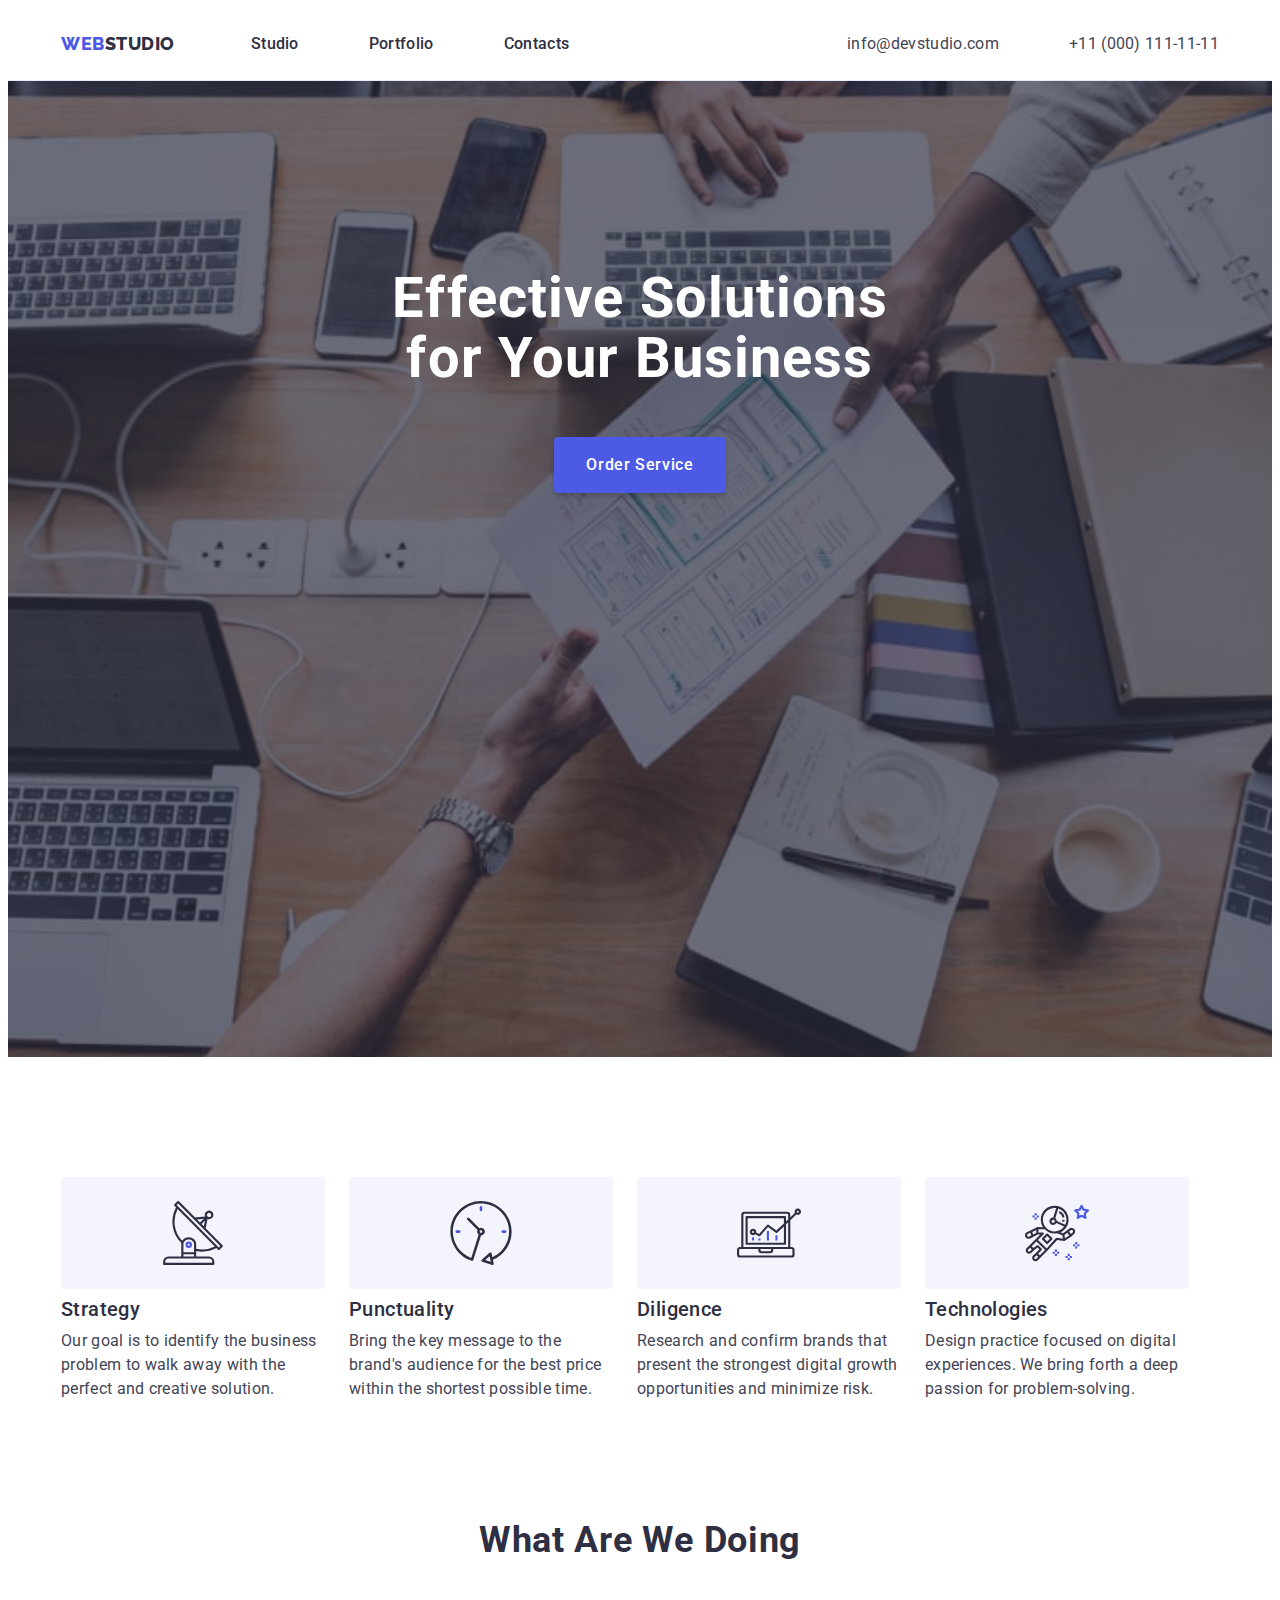
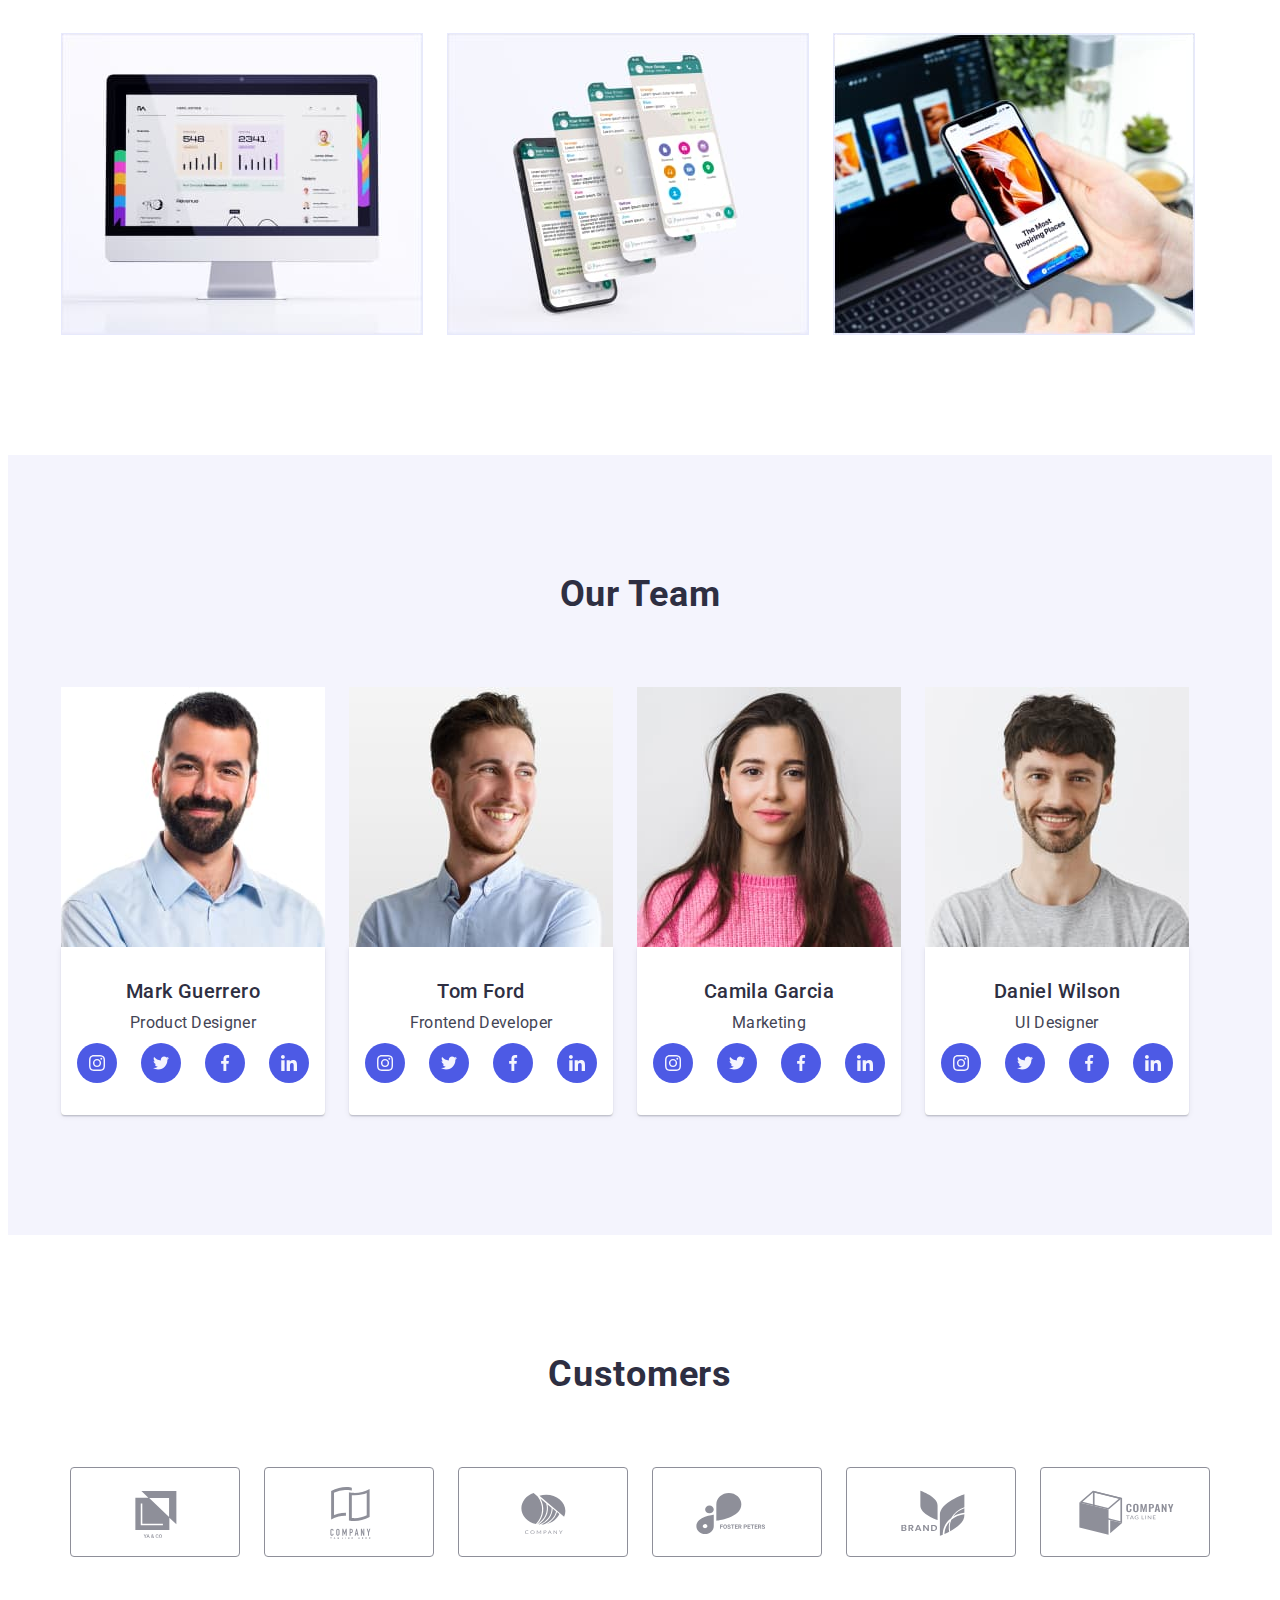
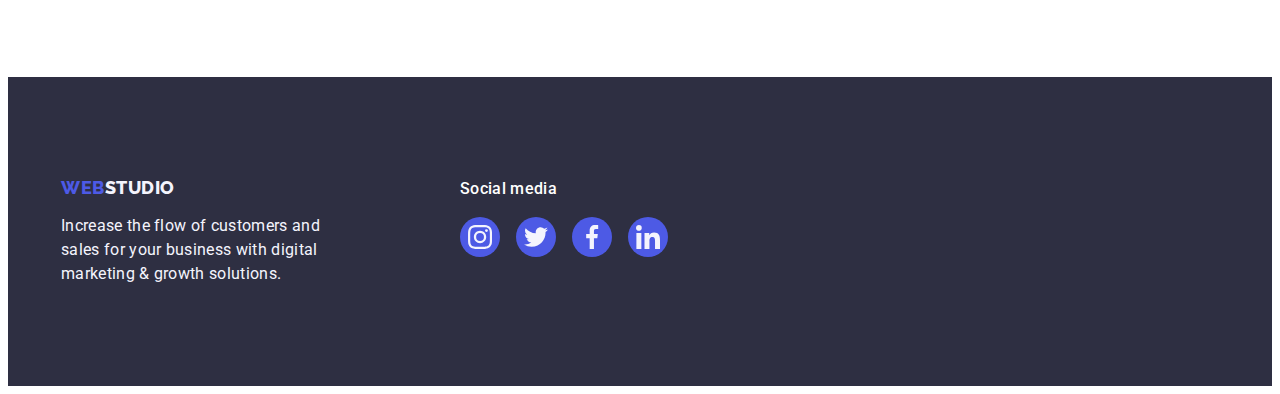
<file: index.html>
<!DOCTYPE html>
<html lang="en">
  <head>
    <meta charset="UTF-8" />
    <meta http-equiv="X-UA-Compatible" content="IE=edge" />
    <meta name="viewport" content="width=device-width, initial-scale=1.0" />
    <title>Main Page</title>
    <link rel="preconnect" href="https://fonts.googleapis.com" />
    <link rel="preconnect" href="https://fonts.gstatic.com" crossorigin />
    <link
      href="https://fonts.googleapis.com/css2?family=Raleway:wght@800&family=Roboto:wght@400;500;700;900&display=swap"
      rel="stylesheet"
    />
    <link
      rel="stylesheet"
      href="https://cdnjs.cloudflare.com/ajax/libs/modern-normalize/1.1.0/modern-normalize.min.css"
      integrity="sha512-wpPYUAdjBVSE4KJnH1VR1HeZfpl1ub8YT/NKx4PuQ5NmX2tKuGu6U/JRp5y+Y8XG2tV+wKQpNHVUX03MfMFn9Q=="
      crossorigin="anonymous"
      referrerpolicy="no-referrer"
    />
    <link rel="stylesheet" href="./css/styles.css" />
  </head>
  <body>
    <!--**************HEADER********************-->
    <header class="page-header">
      <div class="container page-header-container">
        <nav class="page-navigation">
          <a class="logotype link" href="./index.html"
            >Web<span class="header-logotype-color">Studio</span></a
          >
          <ul class="menu list">
            <li class="menu-item">
              <a class="menu-link link" href="./index.html">Studio</a>
            </li>
            <li class="menu-item">
              <a class="menu-link link" href="./portfolio.html">Portfolio</a>
            </li>
            <li class="menu-item">
              <a class="menu-link link" href="">Contacts</a>
            </li>
          </ul>
        </nav>
        <address class="contacts">
          <ul class="contacts-menu list">
            <li class="contacts-menu-item contacts-information-email">
              <a
                class="contacts-information link"
                href="mailto:info@devstudio.com"
                >info@devstudio.com</a
              >
            </li>
            <li class="contacts-menu-item">
              <a class="contacts-information link" href="tel:+110001111111"
                >+11 (000) 111-11-11</a
              >
            </li>
          </ul>
        </address>
      </div>
    </header>
    <main>
      <!--**************HERO********************-->
      <section class="hero section">
        <h1 class="hero-title">Effective Solutions for Your Business</h1>
        <button class="hero-btn" type="button">Order Service</button>
      </section>
      <!--**************ADVANTAGES********************-->
      <section class="advantages">
        <div class="container">
          <h2 class="section-title visually-hidden advantages-title">
            Advantages
          </h2>
          <ul class="advantages-menu list">
            <li class="advantages-item">
              <div class="advantages-icon-container">
                <svg class="advantages-icon" width="64" height="64">
                  <use href="./images/icons.svg#icon-antenna"></use>
                </svg>
              </div>
              <h3 class="advantages-item-title">Strategy</h3>
              <p class="advantages-item-description">
                Our goal is to identify the business problem to walk away with
                the perfect and creative solution.
              </p>
            </li>
            <li class="advantages-item">
              <div class="advantages-icon-container">
                <svg class="advantages-icon" width="64" height="64">
                  <use href="./images/icons.svg#icon-clock"></use>
                </svg>
              </div>
              <h3 class="advantages-item-title">Punctuality</h3>
              <p class="advantages-item-description">
                Bring the key message to the brand's audience for the best price
                within the shortest possible time.
              </p>
            </li>
            <li class="advantages-item">
              <div class="advantages-icon-container">
                <svg class="advantages-icon" width="64" height="64">
                  <use href="./images/icons.svg#icon-diagram"></use>
                </svg>
              </div>
              <h3 class="advantages-item-title">Diligence</h3>
              <p class="advantages-item-description">
                Research and confirm brands that present the strongest digital
                growth opportunities and minimize risk.
              </p>
            </li>
            <li class="advantages-item">
              <div class="advantages-icon-container">
                <svg class="advantages-icon" width="64" height="64">
                  <use href="./images/icons.svg#icon-astronaut"></use>
                </svg>
              </div>
              <h3 class="advantages-item-title">Technologies</h3>
              <p class="advantages-item-description">
                Design practice focused on digital experiences. We bring forth a
                deep passion for problem-solving.
              </p>
            </li>
          </ul>
        </div>
      </section>
      <!--**************ABOUT********************-->
      <section class="about section">
        <div class="container">
          <h2 class="section-title about-title">What are we doing</h2>
          <ul class="about-menu list">
            <li class="about-menu-item">
              <img
                class="about-picture"
                src="./images/monitor.jpg"
                alt="monitor"
                width="360"
                height="300"
              />
            </li>
            <li class="about-menu-item">
              <img
                class="about-picture"
                src="./images/smartphones.jpg"
                width="360"
                height="300"
                alt="different smartphones displays"
              />
            </li>
            <li class="about-menu-item">
              <img
                class="about-picture"
                src="./images/hands-with-smartphone.jpg"
                width="360"
                height="300"
                alt="hands with smartphone"
              />
            </li>
          </ul>
        </div>
      </section>
      <!--**************TEAM********************-->
      <section class="team section">
        <div class="container">
          <h2 class="section-title team-title">Our Team</h2>
          <ul class="team-menu list">
            <li class="team-menu-item">
              <img
                class="team-menu-picture"
                src="./images/product-designer.jpg"
                alt="man with beard"
                width="264"
                height="260"
              />
              <div class="team-menu-item-container">
                <h3 class="team-menu-title">Mark Guerrero</h3>
                <p class="team-menu-description">Product Designer</p>
                <ul class="social-menu list">
                  <li class="social-menu-item">
                    <a class="social-menu-link link" href="">
                      <svg class="social-menu-icon" width="16" height="16">
                        <use href="./images/icons.svg#icon-instagram"></use>
                      </svg>
                    </a>
                  </li>
                  <li class="social-menu-item">
                    <a class="social-menu-link link" href="">
                      <svg class="social-menu-icon" width="16" height="16">
                        <use href="./images/icons.svg#icon-twitter"></use>
                      </svg>
                    </a>
                  </li>
                  <li class="social-menu-item">
                    <a class="social-menu-link link" href="">
                      <svg class="social-menu-icon" width="16" height="16">
                        <use href="./images/icons.svg#icon-facebook"></use>
                      </svg>
                    </a>
                  </li>
                  <li class="social-menu-item">
                    <a class="social-menu-link link" href="">
                      <svg class="social-menu-icon" width="16" height="16">
                        <use href="./images/icons.svg#icon-linkedin"></use>
                      </svg>
                    </a>
                  </li>
                </ul>
              </div>
            </li>
            <li class="team-menu-item">
              <img
                class="team-menu-picture"
                src="./images/frontend-developer.jpg"
                alt="smiling-man-in-blue-t-shirt"
                width="264"
                height="260"
              />
              <div class="team-menu-item-container">
                <h3 class="team-menu-title">Tom Ford</h3>
                <p class="team-menu-description">Frontend Developer</p>
                <ul class="social-menu list">
                  <li class="social-menu-item">
                    <a class="social-menu-link link" href="">
                      <svg class="social-menu-icon" width="16" height="16">
                        <use href="./images/icons.svg#icon-instagram"></use>
                      </svg>
                    </a>
                  </li>
                  <li class="social-menu-item">
                    <a class="social-menu-link link" href="">
                      <svg class="social-menu-icon" width="16" height="16">
                        <use href="./images/icons.svg#icon-twitter"></use>
                      </svg>
                    </a>
                  </li>
                  <li class="social-menu-item">
                    <a class="social-menu-link link" href="">
                      <svg class="social-menu-icon" width="16" height="16">
                        <use href="./images/icons.svg#icon-facebook"></use>
                      </svg>
                    </a>
                  </li>
                  <li class="social-menu-item">
                    <a class="social-menu-link link" href="">
                      <svg class="social-menu-icon" width="16" height="16">
                        <use href="./images/icons.svg#icon-linkedin"></use>
                      </svg>
                    </a>
                  </li>
                </ul>
              </div>
            </li>
            <li class="team-menu-item">
              <img
                class="team-menu-picture"
                src="./images/marketing.jpg"
                alt="women in rose cardigan"
                width="264"
                height="260"
              />
              <div class="team-menu-item-container">
                <h3 class="team-menu-title">Camila Garcia</h3>
                <p class="team-menu-description">Marketing</p>
                <ul class="social-menu list">
                  <li class="social-menu-item">
                    <a class="social-menu-link link" href="">
                      <svg class="social-menu-icon" width="16" height="16">
                        <use href="./images/icons.svg#icon-instagram"></use>
                      </svg>
                    </a>
                  </li>
                  <li class="social-menu-item">
                    <a class="social-menu-link link" href="">
                      <svg class="social-menu-icon" width="16" height="16">
                        <use href="./images/icons.svg#icon-twitter"></use>
                      </svg>
                    </a>
                  </li>
                  <li class="social-menu-item">
                    <a class="social-menu-link link" href="">
                      <svg class="social-menu-icon" width="16" height="16">
                        <use href="./images/icons.svg#icon-facebook"></use>
                      </svg>
                    </a>
                  </li>
                  <li class="social-menu-item">
                    <a class="social-menu-link link" href="">
                      <svg class="social-menu-icon" width="16" height="16">
                        <use href="./images/icons.svg#icon-linkedin"></use>
                      </svg>
                    </a>
                  </li>
                </ul>
              </div>
            </li>
            <li class="team-menu-item">
              <img
                class="team-menu-picture"
                src="./images/ui-designer.jpg"
                alt="smiling man in grey cardigan"
                width="264"
                height="260"
              />
              <div class="team-menu-item-container">
                <h3 class="team-menu-title">Daniel Wilson</h3>
                <p class="team-menu-description">UI Designer</p>
                <ul class="social-menu list">
                  <li class="social-menu-item">
                    <a class="social-menu-link link" href="">
                      <svg class="social-menu-icon" width="16" height="16">
                        <use href="./images/icons.svg#icon-instagram"></use>
                      </svg>
                    </a>
                  </li>
                  <li class="social-menu-item">
                    <a class="social-menu-link link" href="">
                      <svg class="social-menu-icon" width="16" height="16">
                        <use href="./images/icons.svg#icon-twitter"></use>
                      </svg>
                    </a>
                  </li>
                  <li class="social-menu-item">
                    <a class="social-menu-link link" href="">
                      <svg class="social-menu-icon" width="16" height="16">
                        <use href="./images/icons.svg#icon-facebook"></use>
                      </svg>
                    </a>
                  </li>
                  <li class="social-menu-item">
                    <a class="social-menu-link link" href="">
                      <svg class="social-menu-icon" width="16" height="16">
                        <use href="./images/icons.svg#icon-linkedin"></use>
                      </svg>
                    </a>
                  </li>
                </ul>
              </div>
            </li>
          </ul>
        </div>
      </section>
      <!--**************CUSTOMERS********************-->
      <section class="customers section">
        <div class="container">
          <h2 class="section-title customers-title">Customers</h2>
          <ul class="customers-menu list">
            <li class="customers-menu-item">
              <a class="customers-menu-link" href="">
                <svg class="customers-menu-icon" width="104" height="56">
                  <use href="./images/icons.svg#icon-logo1"></use>
                </svg>
              </a>
            </li>
            <li class="customers-menu-item">
              <a class="customers-menu-link" href="">
                <svg class="customers-menu-icon" width="104" height="56">
                  <use href="./images/icons.svg#icon-logo2"></use>
                </svg>
              </a>
            </li>
            <li class="customers-menu-item">
              <a class="customers-menu-link" href="">
                <svg class="customers-menu-icon" width="104" height="56">
                  <use href="./images/icons.svg#icon-logo3"></use>
                </svg>
              </a>
            </li>
            <li class="customers-menu-item">
              <a class="customers-menu-link" href="">
                <svg class="customers-menu-icon" width="104" height="56">
                  <use href="./images/icons.svg#icon-logo4"></use>
                </svg>
              </a>
            </li>
            <li class="customers-menu-item">
              <a class="customers-menu-link" href="">
                <svg class="customers-menu-icon" width="104" height="56">
                  <use href="./images/icons.svg#icon-logo5"></use>
                </svg>
              </a>
            </li>
            <li class="customers-menu-item">
              <a class="customers-menu-link" href="">
                <svg class="customers-menu-icon" width="104" height="56">
                  <use href="./images/icons.svg#icon-logo6"></use>
                </svg>
              </a>
            </li>
          </ul>
        </div>
      </section>
    </main>
    <!--**************FOOTER********************-->
    <footer class="footer">
      <div class="container footer-general-container">
        <div class="page-footer-container">
          <a class="logotype footer-logotype link" href="./index.html"
            >Web<span class="footer-logotype-color">Studio</span></a
          >
          <p class="footer-copy">
            Increase the flow of customers and sales for your business with
            digital marketing & growth solutions.
          </p>
        </div>
        <div class="container social-media-container">
          <p class="social-media-title">Social media</p>
          <ul class="social-media-menu list">
            <li class="social-media-item">
              <a class="social-media-item-link link" href="">
                <svg class="social-media-icon" width="24" height="24">
                  <use href="./images/icons.svg#icon-instagram"></use>
                </svg>
              </a>
            </li>
            <li class="social-media-item">
              <a class="social-media-item-link link" href="">
                <svg class="social-media-icon" width="24" height="24">
                  <use href="./images/icons.svg#icon-twitter"></use>
                </svg>
              </a>
            </li>
            <li class="social-media-item">
              <a class="social-media-item-link link" href="">
                <svg class="social-media-icon" width="24" height="24">
                  <use href="./images/icons.svg#icon-facebook"></use>
                </svg>
              </a>
            </li>
            <li class="social-media-item">
              <a class="social-media-item-link link" href="">
                <svg class="social-media-icon" width="24" height="24">
                  <use href="./images/icons.svg#icon-linkedin"></use>
                </svg>
              </a>
            </li>
          </ul>
        </div>
      </div>
    </footer>
  </body>
</html>
</file>
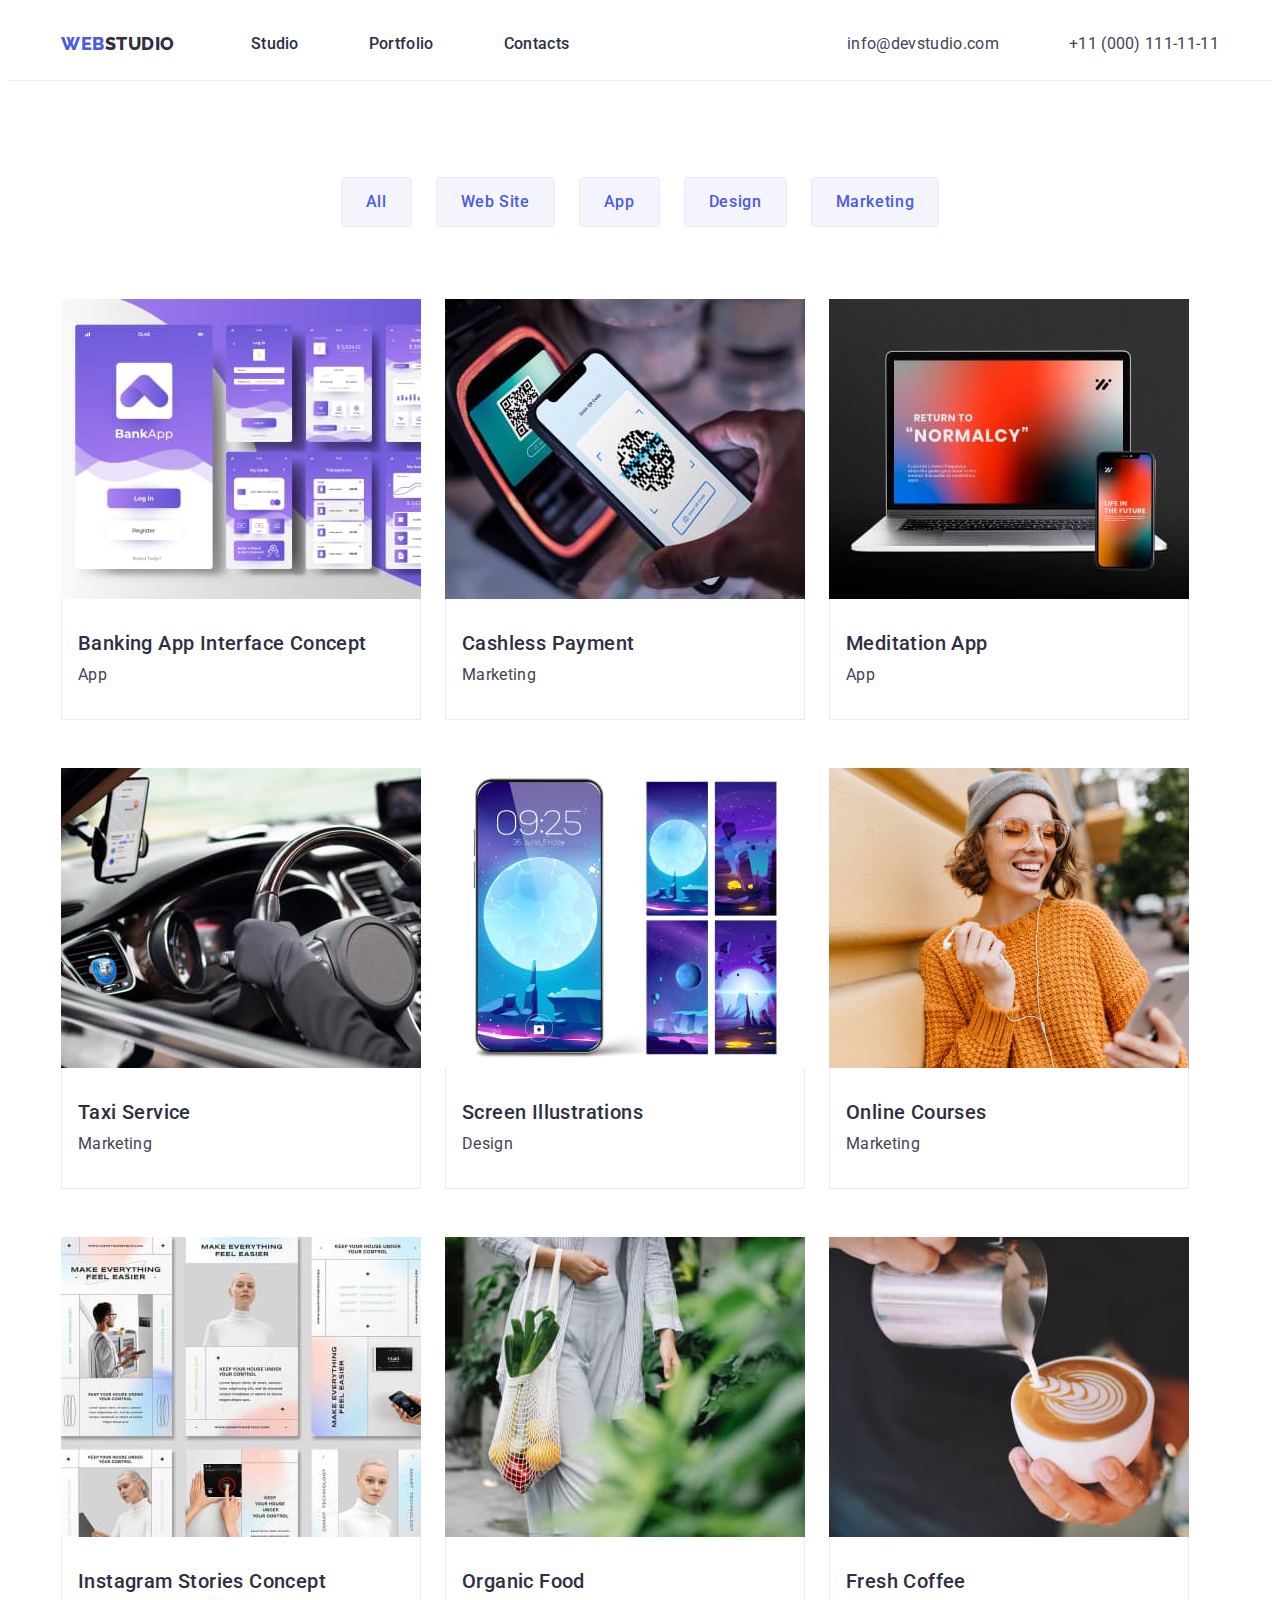
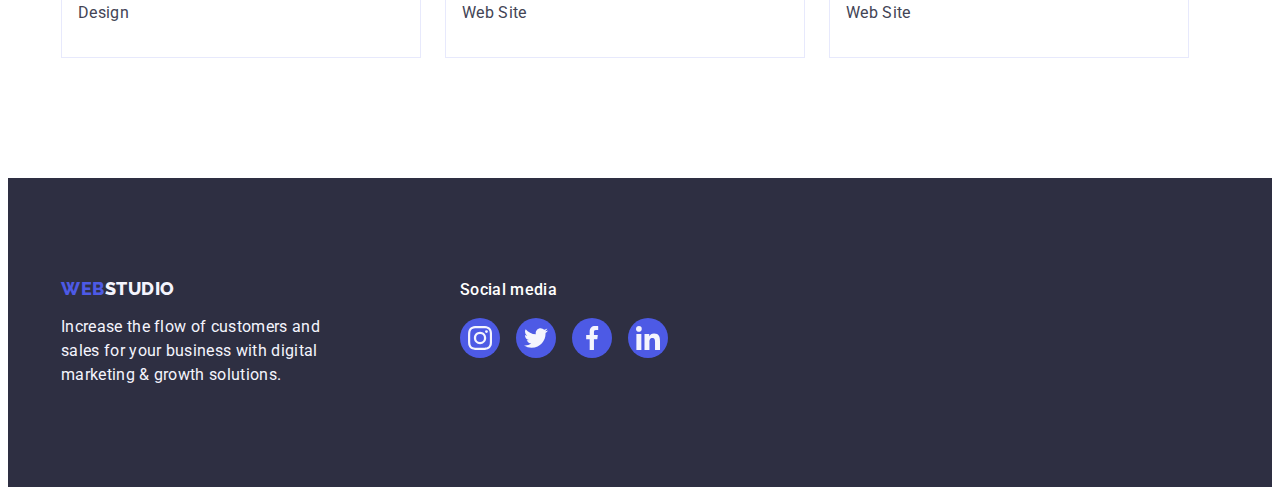
<file: portfolio.html>
<!DOCTYPE html>
<html lang="en">
  <head>
    <meta charset="UTF-8" />
    <meta http-equiv="X-UA-Compatible" content="IE=edge" />
    <meta name="viewport" content="width=device-width, initial-scale=1.0" />
    <title>Portfolio</title>
    <link rel="preconnect" href="https://fonts.googleapis.com" />
    <link rel="preconnect" href="https://fonts.gstatic.com" crossorigin />
    <link
      href="https://fonts.googleapis.com/css2?family=Raleway:wght@800&family=Roboto:wght@400;500;700;900&display=swap"
      rel="stylesheet"
    />
    <link
      rel="stylesheet"
      href="https://cdnjs.cloudflare.com/ajax/libs/modern-normalize/1.1.0/modern-normalize.min.css"
      integrity="sha512-wpPYUAdjBVSE4KJnH1VR1HeZfpl1ub8YT/NKx4PuQ5NmX2tKuGu6U/JRp5y+Y8XG2tV+wKQpNHVUX03MfMFn9Q=="
      crossorigin="anonymous"
      referrerpolicy="no-referrer"
    />
    <link rel="stylesheet" href="./css/styles.css" />
  </head>
  <body>
    <!--**************HEADER********************-->
    <header class="page-header">
      <div class="container page-header-container">
        <nav class="page-navigation">
          <a class="logotype link" href="./index.html"
            >Web<span class="header-logotype-color">Studio</span></a
          >
          <ul class="menu list">
            <li class="menu-item">
              <a class="menu-link link" href="./index.html">Studio</a>
            </li>
            <li class="menu-item">
              <a class="menu-link link" href="./portfolio.html">Portfolio</a>
            </li>
            <li class="menu-item">
              <a class="menu-link link" href="">Contacts</a>
            </li>
          </ul>
        </nav>
        <address class="contacts">
          <ul class="contacts-menu list">
            <li class="contacts-menu-item contacts-information-email">
              <a
                class="contacts-information link"
                href="mailto:info@devstudio.com"
                >info@devstudio.com</a
              >
            </li>
            <li class="contacts-menu-item">
              <a class="contacts-information link" href="tel:+110001111111"
                >+11 (000) 111-11-11</a
              >
            </li>
          </ul>
        </address>
      </div>
    </header>
    <main>
      <!--**************PROJECTS********************-->
      <section class="projects projects-section">
        <div class="container">
          <h1 class="projects-section-title visually-hidden section-title">
            Our works
          </h1>
          <ul class="projects-menu list">
            <li class="projects-menu-item">
              <button class="projects-menu-btn" type="button">All</button>
            </li>
            <li class="projects-menu-item">
              <button class="projects-menu-btn" type="button">Web Site</button>
            </li>
            <li class="projects-menu-item">
              <button class="projects-menu-btn" type="button">App</button>
            </li>
            <li class="projects-menu-item">
              <button class="projects-menu-btn" type="button">Design</button>
            </li>
            <li class="projects-menu-item">
              <button class="projects-menu-btn" type="button">Marketing</button>
            </li>
          </ul>
          <ul class="projects-list list">
            <li class="projects-list-item">
              <a class="projects-list-link link" href=""
                ><img
                  src="./images/portfolio-images/banking-app.jpg"
                  alt="Mobile application mock-ups"
                  width="360"
                  height="300"
                />
                <div class="projects-list-item-container">
                  <h2 class="projects-list-title">
                    Banking App Interface Concept
                  </h2>
                  <p class="projects-list-description">App</p>
                </div>
              </a>
            </li>
            <li class="projects-list-item">
              <a class="projects-list-link link" href=""
                ><img
                  src="./images/portfolio-images/cashless-payment.jpg"
                  alt="Hand with smartphone scanning qr-code"
                  width="360"
                  height="300"
                />
                <div class="projects-list-item-container">
                  <h2 class="projects-list-title">Cashless Payment</h2>
                  <p class="projects-list-description">Marketing</p>
                </div>
              </a>
            </li>
            <li class="projects-list-item">
              <a class="projects-list-link link" href=""
                ><img
                  src="./images/portfolio-images/meditation-app.jpg"
                  alt="Laptop and smartphone"
                  width="360"
                  height="300"
                />
                <div class="projects-list-item-container">
                  <h2 class="projects-list-title">Meditation App</h2>
                  <p class="projects-list-description">App</p>
                </div>
              </a>
            </li>
            <li class="projects-list-item">
              <a class="projects-list-link link" href=""
                ><img
                  src="./images/portfolio-images/taxi-service.jpg"
                  alt="Car interier"
                  width="360"
                  height="300"
                />
                <div class="projects-list-item-container">
                  <h2 class="projects-list-title">Taxi Service</h2>
                  <p class="projects-list-description">Marketing</p>
                </div>
              </a>
            </li>
            <li class="projects-list-item">
              <a class="projects-list-link link" href=""
                ><img
                  src="./images/portfolio-images/screen-illustrations.jpg"
                  alt="Smartphone with different wallpaper"
                  width="360"
                  height="300"
                />
                <div class="projects-list-item-container">
                  <h2 class="projects-list-title">Screen Illustrations</h2>
                  <p class="projects-list-description">Design</p>
                </div>
              </a>
            </li>
            <li class="projects-list-item">
              <a class="projects-list-link link" href=""
                ><img
                  src="./images/portfolio-images/online-courses.jpg"
                  alt="A girl in yellow cardigan with snartphone and earphones"
                  width="360"
                  height="300"
                />
                <div class="projects-list-item-container">
                  <h2 class="projects-list-title">Online Courses</h2>
                  <p class="projects-list-description">Marketing</p>
                </div>
              </a>
            </li>
            <li class="projects-list-item">
              <a class="projects-list-link link" href=""
                ><img
                  src="./images/portfolio-images/instagram-stories.jpg"
                  alt="Screens with different concepts for Instagram stories"
                  width="360"
                  height="300"
                />
                <div class="projects-list-item-container">
                  <h2 class="projects-list-title">Instagram Stories Concept</h2>
                  <p class="projects-list-description">Design</p>
                </div>
              </a>
            </li>
            <li class="projects-list-item">
              <a class="projects-list-link link" href=""
                ><img
                  src="./images/portfolio-images/organic-food.jpg"
                  alt="A girl with different fruits and vegetables in a bag"
                  width="360"
                  height="300"
                />
                <div class="projects-list-item-container">
                  <h2 class="projects-list-title">Organic Food</h2>
                  <p class="projects-list-description">Web Site</p>
                </div>
              </a>
            </li>
            <li class="projects-list-item">
              <a class="projects-list-link link" href=""
                ><img
                  src="./images/portfolio-images/fresh-coffee.jpg"
                  alt="A cup of coffee"
                  width="360"
                  height="300"
                />
                <div class="projects-list-item-container">
                  <h2 class="projects-list-title">Fresh Coffee</h2>
                  <p class="projects-list-description">Web Site</p>
                </div>
              </a>
            </li>
          </ul>
        </div>
      </section>
    </main>
    <!--**************FOOTER********************-->
    <footer class="footer">
      <div class="container footer-general-container">
        <div class="page-footer-container">
          <a class="logotype footer-logotype link" href="./index.html"
            >Web<span class="footer-logotype-color">Studio</span></a
          >
          <p class="footer-copy">
            Increase the flow of customers and sales for your business with
            digital marketing & growth solutions.
          </p>
        </div>
        <div class="container social-media-container">
          <p class="social-media-title">Social media</p>
          <ul class="social-media-menu list">
            <li class="social-media-item">
              <a class="social-media-item-link link" href="">
                <svg class="social-media-icon" width="24" height="24">
                  <use href="./images/icons.svg#icon-instagram"></use>
                </svg>
              </a>
            </li>
            <li class="social-media-item">
              <a class="social-media-item-link link" href="">
                <svg class="social-media-icon" width="24" height="24">
                  <use href="./images/icons.svg#icon-twitter"></use>
                </svg>
              </a>
            </li>
            <li class="social-media-item">
              <a class="social-media-item-link link" href="">
                <svg class="social-media-icon" width="24" height="24">
                  <use href="./images/icons.svg#icon-facebook"></use>
                </svg>
              </a>
            </li>
            <li class="social-media-item">
              <a class="social-media-item-link link" href="">
                <svg class="social-media-icon" width="24" height="24">
                  <use href="./images/icons.svg#icon-linkedin"></use>
                </svg>
              </a>
            </li>
          </ul>
        </div>
      </div>
    </footer>
  </body>
</html>
</file>
<file: css/styles.css>
:root {
    --primary-brand: #4D5AE5;
    --pressed-state: #404BBF;
    --dark: #2E2F42;
    --success: #31D0AA;
    --text: #434455;
    --subtle-text: #8E8F99;
    --accent: #E7E9FC;
    --light: #F4F4FD;
    --modal-overlay: #2E2F42;
    --hero-background: #2E2F42;
    --white-background: #FFFFFF;
    --modal-background: #FCFCFC;
    --card-set-horizontal-gap: 24px;
    --card-set-vertical-gap: 48px;
}
body {
    font-family: 'Roboto', sans-serif;
    letter-spacing: 0.02em;
    background-color: var(--white-background);
    color: var(--text);
}
.container {
    width: 1158px;
    margin-left: auto;
    margin-right: auto;
    padding-left: 15px;
    padding-right: 15px;

}
.section {
    padding-top: 120px;
    padding-bottom: 120px;
}
p,
h1,
h2,
h3,
h4,
h5,
h6 {
    margin-top: 0;
    margin-bottom: 0;
}
ul,
ol {
    margin-top: 0;
    margin-bottom: 0;
    padding-left: 0;
}
img {display: block; max-width: 100%;}
address {font-style: normal;}
button {cursor: pointer;}
.visually-hidden {
    position: absolute;
    width: 1px;
    height: 1px;
    margin: -1px;
    border: 0;
    padding: 0;
    white-space: nowrap;
    clip-path: inset(100%);
    clip: rect(0 0 0 0);
    overflow: hidden;
}
.link {text-decoration: none;}
.list {list-style: none;}
/*======================COMPONENTS=====================*/
.section-title {
    font-size: 36px;
    line-height: 1.11;
    text-align: center;
    text-transform: capitalize;
    letter-spacing: 0.02em;
    color: var(--dark);
}
/*========================HEADER=======================*/
.page-header {
    padding-top: 24px;
    padding-bottom: 24px;
    border-bottom: 1px solid #E7E9FC;
}
.page-header-container {
    display: flex;
    align-items: center;
    justify-content: space-between;
}
.page-navigation {
    display: flex;
    align-items: center;
    }
.contacts-menu {
    display: flex;
    align-items: center;
}
.menu {
    display: flex;
    align-items: center;
}
.menu-item:not(:last-child) {
    margin-right: 70px;
}
.logotype {
    font-family: 'Raleway', sans-serif;
    font-weight: 800;
    font-size: 18px;
    line-height: 1.17;
    display: flex;
    align-items: center;
    letter-spacing: 0.03em;
    text-transform: uppercase;
    color: var(--primary-brand);
}
.page-navigation>.logotype {margin-right: 76px;}
.header-logotype-color {
    font-family: 'Raleway', sans-serif;
    font-weight: 800;
    font-size: 18px;
    line-height: 1.17px;
    display: flex;
    align-items: center;
    letter-spacing: 0.03em;
    text-transform: uppercase;
    color: var(--dark);
}
.menu-link {
    font-weight: 500;
    font-size: 16px;
    line-height: 1.5;
    color: var(--dark);
}
.menu-link:hover,
.menu-link:focus {
    color: var(--pressed-state);
}
.contacts {
    font-style: normal; margin-left: auto;
}
.contacts-information {
    font-size: 16px;
    line-height: 1.5;
    color: inherit;}
.contacts-information:hover,
.contacts-information:focus {
    color: var(--pressed-state);
}
.contacts-information-email {
    margin-right: 70px;
}
/*========================HERO=========================*/
.hero {
    background-color: var(--dark);
    background-image: linear-gradient(rgba(46, 47, 66, 0.7),
    rgba(46, 47, 66, 0.7)), url(../images/hero-background-image.jpg);
    background-position: center;
    background-size: cover;
    max-width: 1440px;
    height: 600px;
    margin-left: auto;
    margin-right: auto;
    padding-top: 188px;
    padding-bottom: 188px;
    text-align: center;
    justify-content: center;
}
.hero-title {
    font-size: 56px;
    line-height: 1.07;
    letter-spacing: 0.02em;
    color: var(--white-background);
    width: 496px;
    margin: 0 auto;
}
.hero-btn {
    font-family: 'Roboto', sans-serif;
    font-weight: 500;
    font-size: 16px;
    line-height: 1.5;
    letter-spacing: 0.04em;
    color: var(--white-background);
    background: var(--primary-brand);
    box-shadow: 0px 4px 4px rgba(0, 0, 0, 0.15);
    border: none;
    border-radius: 4px;
    min-width: 169px;
    height: 56px;
    padding: 16px 32px;
    margin: 0 auto;
    margin-top: var(--card-set-vertical-gap);
}
.hero-btn:hover,
.hero-btn:focus {
    background: var(--pressed-state);
    box-shadow: 0px 4px 4px rgba(0, 0, 0, 0.15);
    border-radius: 4px;
}
/*=====================ADVANTAGES======================*/
.advantages {
    padding-top: 120px;
}
.advantages-menu {
    display: flex;
    flex-wrap: wrap;
    gap: 24px;
}
.advantages {padding-bottom: 0px;}
.advantages-item {width: 264px;}
.advantages-item-title {
    font-weight: 500;
    font-size: 20px;
    line-height: 1.2;
    letter-spacing: 0.02em;
    color: var(--dark);
    margin-bottom: 8px;
}
.advantages-item-description {line-height: 1.5;}
.advantages-icon-container {
    display: flex;
    justify-content: center;
    align-items: center;
    background-color: var(--light);
    border-radius: 4px;
    width: 264px;
    height: 112px;
    margin-bottom: 8px;
}
.advantages-icon {
    fill: var(--dark);
}
/*=======================ABOUT=========================*/
.about-title {margin-bottom: 72px;}
.about-menu {
    display: flex;
    column-gap: var(--card-set-horizontal-gap);
}
.about-menu-item {
    flex-basis: calc(100%-2*var(--card-set-horizontal-gap))/3;
    border: 1px solid #E7E9FC;
}
/*=======================TEAM==========================*/
.team {
    background-color: var(--light);
}
.team-title {
    margin-bottom: 72px;
}
.team-menu {
    display: flex;
    flex-wrap: wrap;
    column-gap: var(--card-set-horizontal-gap);
}
.team-menu-item {
    background-color: var(--white-background);
    flex-basis: calc(100%-3*var(--card-set-horizontal-gap))/4;
}
.team-menu-item-container {
    padding-top: 32px;
    padding-bottom: 32px;
    box-shadow: 0px 1px 6px rgba(46, 47, 66, 0.08), 0px 1px 1px rgba(46, 47, 66, 0.16), 0px 2px 1px rgba(46, 47, 66, 0.08);
    border-radius: 0px 0px 4px 4px;
}
.team-menu-title {
    font-weight: 500;
    font-size: 20px;
    line-height: 1.2;
    letter-spacing: 0.02em;
    text-align: center;
    color: var(--dark);
    margin-bottom: 8px;
}
.team-menu-description {
    line-height: 1.5;
    text-align: center;
    color: var(--text);
    margin-bottom: 8px;
}
.social-menu {
    display: flex;
    justify-content: center;
    gap: 24px;
}
.social-menu-item {
    width: 40px;
    height: 40px;
}
.social-menu-link {
    display: flex;
    justify-content: center;
    align-items: center;
    background-color: #4D5AE5;
    width: 100%;
    height: 100%;
    border-radius: 50%;
}
.social-menu-link:hover,
.social-menu-link:focus {
    background-color: var(--pressed-state)}
.social-menu-icon {
    fill: #F4F4FD;
}
/*=====================CUSTOMERS==========================*/
.customers-title {
    margin-bottom: 72px;
}
.customers-menu {
    display: flex;  
    justify-content: center;
    gap: 24px;
}
.customers-menu-item {
    width: 168px;
    height: 88px;
    border: 1px solid #8E8F99;
    border-radius: 4px;
}
.customers-menu-icon {
    fill: #8E8F99;
}
.customers-menu-link {
    display: flex;
    justify-content: center;
    align-items: center;
    width: 100%;
    height: 100%;
}
.customers-menu-item:hover,
.customers-menu-item:focus {
    border-color: var(--pressed-state);
}
.customers-menu-item:hover .customers-menu-icon,
.customers-menu-item:focus .customers-menu-icon {
    fill: var(--pressed-state);
}
/*=====================PORTFOLIO=======================*/
.projects-section {
    padding-top: 96px;
    padding-bottom: 120px;
}
.projects-menu {
    display: flex;
    flex-wrap: wrap;
    column-gap: var(--card-set-horizontal-gap);
    margin-bottom: 72px;
    justify-content: center;
}
.projects-menu-btn {
    font-family: 'Roboto', sans-serif;
    background: var(--light);
    border: 1px solid var(--accent);
    border-radius: 4px;
    font-weight: 500;
    font-size: 16px;
    line-height: 1.5;
    letter-spacing: 0.04em;
    color: var(--primary-brand);
    padding: 12px 24px;
}
.projects-menu-btn:hover,
.projects-menu-btn:focus {
    background: var(--pressed-state);
    box-shadow: 0px 3px 1px rgba(0, 0, 0, 0.1), 0px 2px 1px rgba(0, 0, 0, 0.08), 0px 2px 2px rgba(0, 0, 0, 0.12);
    border: var(--pressed-state);
    border-radius: 4px;
    color: var(--white-background);
}
.projects-list {
    display: flex;
    flex-wrap: wrap;
    row-gap: var(--card-set-vertical-gap);
    column-gap: var(--card-set-horizontal-gap);
}
.project-list-item {
    flex-basis: calc(100%-2*var(--card-set-horizontal-gap))/3;
    }
.projects-list-link {
    display: block;
}
.projects-list-link:hover,
.projects-list-link:focus {
    box-shadow: 0px 1px 6px rgba(46, 47, 66, 0.08), 0px 1px 1px rgba(46, 47, 66, 0.16), 0px 2px 1px rgba(46, 47, 66, 0.08);
    }
.projects-list-item-container {
    padding-bottom: 32px;
    padding-top: 32px;
    padding-left: 16px;
    border: 1px solid #E7E9FC;
    border-top: none;
    }
.projects-list-title {
    font-weight: 500;
    font-size: 20px;
    line-height: 1.2;
    letter-spacing: 0.02em;
    color: var(--dark);
    margin-bottom: 8px;
}
.projects-list-description {
    line-height: 1.5;
    color: var(--text);
}
/*======================FOOTER=========================*/
.footer {background-color: var(--dark);
    padding-bottom: 100px;
    padding-top: 100px;
}
.page-footer-container {
    margin-right: 120px;
}
.footer-logotype-color {color: var(--light)}
.footer-copy {
    line-height: 1.5;
    color: var(--light);
    width: 264px;}
.footer-logotype {
    margin-bottom: 16px;}
.logotype > .page-footer-container {
    margin-right: none;}
.footer-general-container {display: flex;}
.social-media-title {
    font-weight: 500;
    line-height: 1.5;
    letter-spacing: 0.02em;
    color: #FFFFFF;
    margin-bottom: 16px;
}
.social-media-menu {
    display: flex;
    justify-content: left;
    gap: 16px;
}
.social-media-item {
    width: 40px;
    height: 40px;
}
.social-media-item-link {
    display: flex;
    justify-content: center;
    align-items: center;
    background-color: #4D5AE5;
    width: 100%;
    height: 100%;
    border-radius: 50%;
}
.social-media-item-link:hover,
.social-media-item-link:focus {
    background-color: var(--success);
}
.social-media-icon {
    fill: #F4F4FD;
}
</file>
